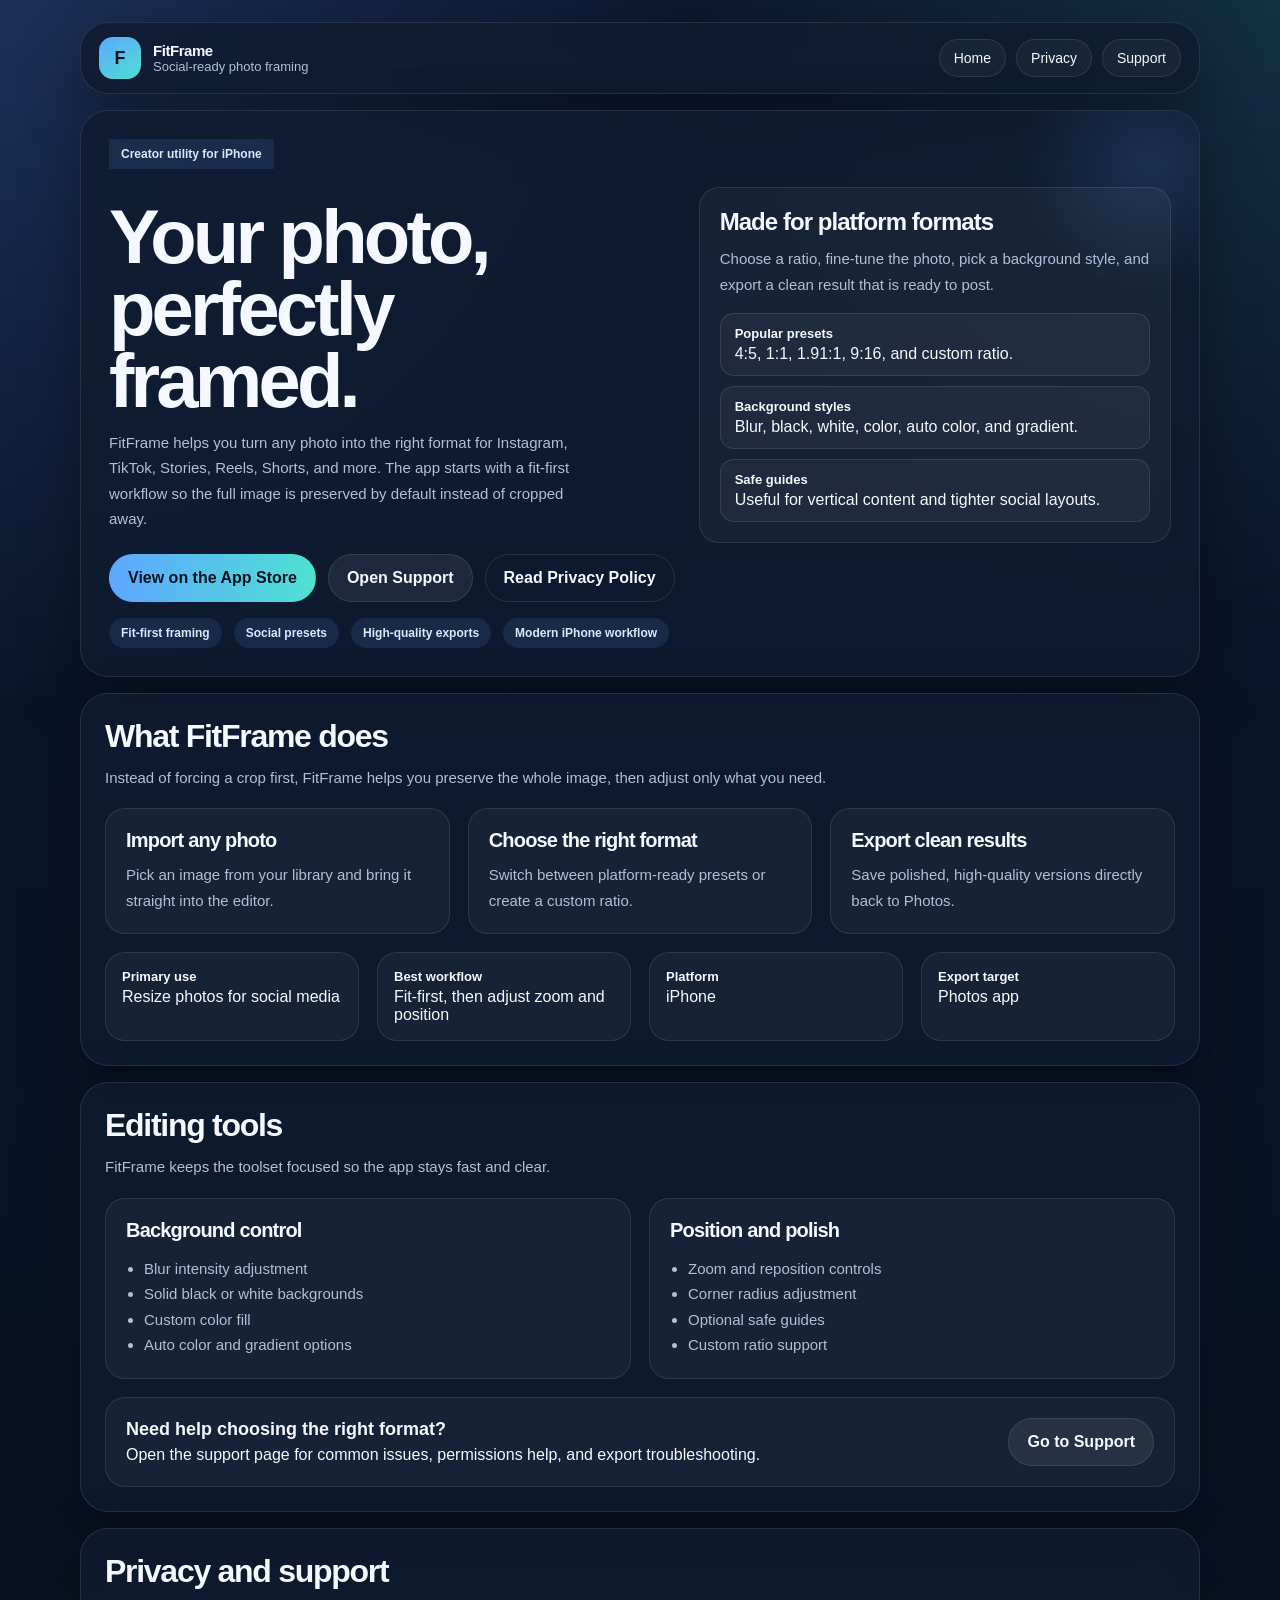
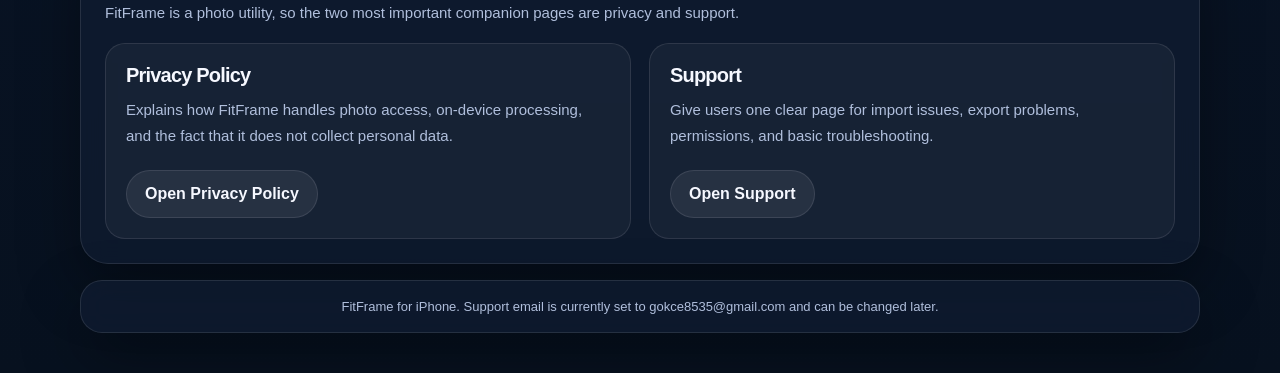
<file: index.html>
<!DOCTYPE html>
<html lang="en">
<head>
  <meta charset="utf-8">
  <meta name="viewport" content="width=device-width, initial-scale=1">
  <title>FitFrame | Frame Any Photo for Every Platform</title>
  <meta name="description" content="FitFrame helps creators resize any photo for Instagram, TikTok, Stories, Reels, Shorts, and more without cropping what matters.">
  <meta name="keywords" content="photo resize iphone, instagram resize, tiktok format, story maker, social media image resizer, fitframe">
  <meta name="robots" content="index,follow">
  <meta property="og:type" content="website">
  <meta property="og:title" content="FitFrame | Frame Any Photo for Every Platform">
  <meta property="og:description" content="Make any photo fit any social platform with fit-first framing, blur backgrounds, clean exports, and custom ratios.">
  <meta property="og:url" content="https://muradiye8285.github.io/fitframe-privacy-policy/">
  <meta property="og:site_name" content="FitFrame">
  <link rel="canonical" href="https://muradiye8285.github.io/fitframe-privacy-policy/">
  <link rel="stylesheet" href="styles.css">
  <script type="application/ld+json">
    {
      "@context": "https://schema.org",
      "@type": "SoftwareApplication",
      "name": "FitFrame",
      "operatingSystem": "iOS",
      "applicationCategory": "PhotoApplication",
      "description": "FitFrame converts any photo into the right format for Instagram, TikTok, Stories, Reels, Shorts, and more.",
      "url": "https://muradiye8285.github.io/fitframe-privacy-policy/",
      "downloadUrl": "https://apps.apple.com/us/app/fitframe-social-resize/id6761625387",
      "featureList": [
        "Fit-first framing",
        "Social aspect ratio presets",
        "Blur, black, white, color, auto color, and gradient backgrounds",
        "Safe guides for vertical content",
        "High-quality export to Photos"
      ]
    }
  </script>
</head>
<body>
  <main class="page">
    <header class="topbar">
      <a class="brand" href="index.html">
        <span class="brand-mark">F</span>
        <span class="brand-copy">
          <strong>FitFrame</strong>
          <span>Social-ready photo framing</span>
        </span>
      </a>
      <nav class="nav">
        <a href="index.html">Home</a>
        <a href="privacy.html">Privacy</a>
        <a href="support.html">Support</a>
      </nav>
    </header>

    <section class="hero">
      <span class="eyebrow">Creator utility for iPhone</span>
      <div class="hero-grid">
        <div class="hero-copy">
          <h1>Your photo, perfectly framed.</h1>
          <p>
            FitFrame helps you turn any photo into the right format for Instagram,
            TikTok, Stories, Reels, Shorts, and more. The app starts with a fit-first
            workflow so the full image is preserved by default instead of cropped away.
          </p>
          <div class="actions">
            <a class="button" href="https://apps.apple.com/us/app/fitframe-social-resize/id6761625387">View on the App Store</a>
            <a class="button secondary" href="support.html">Open Support</a>
            <a class="button ghost" href="privacy.html">Read Privacy Policy</a>
          </div>
          <div class="chips">
            <span class="pill">Fit-first framing</span>
            <span class="pill">Social presets</span>
            <span class="pill">High-quality exports</span>
            <span class="pill">Modern iPhone workflow</span>
          </div>
        </div>

        <aside class="hero-panel">
          <h2>Made for platform formats</h2>
          <p>Choose a ratio, fine-tune the photo, pick a background style, and export a clean result that is ready to post.</p>
          <div class="mini-list">
            <div>
              <strong>Popular presets</strong>
              <span>4:5, 1:1, 1.91:1, 9:16, and custom ratio.</span>
            </div>
            <div>
              <strong>Background styles</strong>
              <span>Blur, black, white, color, auto color, and gradient.</span>
            </div>
            <div>
              <strong>Safe guides</strong>
              <span>Useful for vertical content and tighter social layouts.</span>
            </div>
          </div>
        </aside>
      </div>
    </section>

    <section class="section">
      <div class="section-head">
        <div>
          <h2>What FitFrame does</h2>
          <p>Instead of forcing a crop first, FitFrame helps you preserve the whole image, then adjust only what you need.</p>
        </div>
      </div>

      <div class="grid-3">
        <article class="card">
          <h3>Import any photo</h3>
          <p>Pick an image from your library and bring it straight into the editor.</p>
        </article>
        <article class="card">
          <h3>Choose the right format</h3>
          <p>Switch between platform-ready presets or create a custom ratio.</p>
        </article>
        <article class="card">
          <h3>Export clean results</h3>
          <p>Save polished, high-quality versions directly back to Photos.</p>
        </article>
      </div>

      <div class="stats">
        <div class="stat">
          <strong>Primary use</strong>
          <span>Resize photos for social media</span>
        </div>
        <div class="stat">
          <strong>Best workflow</strong>
          <span>Fit-first, then adjust zoom and position</span>
        </div>
        <div class="stat">
          <strong>Platform</strong>
          <span>iPhone</span>
        </div>
        <div class="stat">
          <strong>Export target</strong>
          <span>Photos app</span>
        </div>
      </div>
    </section>

    <section class="section">
      <div class="section-head">
        <div>
          <h2>Editing tools</h2>
          <p>FitFrame keeps the toolset focused so the app stays fast and clear.</p>
        </div>
      </div>
      <div class="grid-2">
        <article class="card">
          <h3>Background control</h3>
          <ul class="feature-list">
            <li>Blur intensity adjustment</li>
            <li>Solid black or white backgrounds</li>
            <li>Custom color fill</li>
            <li>Auto color and gradient options</li>
          </ul>
        </article>
        <article class="card">
          <h3>Position and polish</h3>
          <ul class="feature-list">
            <li>Zoom and reposition controls</li>
            <li>Corner radius adjustment</li>
            <li>Optional safe guides</li>
            <li>Custom ratio support</li>
          </ul>
        </article>
      </div>
      <div class="callout">
        <div>
          <strong>Need help choosing the right format?</strong>
          <span>Open the support page for common issues, permissions help, and export troubleshooting.</span>
        </div>
        <a class="button secondary" href="support.html">Go to Support</a>
      </div>
    </section>

    <section class="section">
      <div class="section-head">
        <div>
          <h2>Privacy and support</h2>
          <p>FitFrame is a photo utility, so the two most important companion pages are privacy and support.</p>
        </div>
      </div>
      <div class="grid-2">
        <article class="card">
          <h3>Privacy Policy</h3>
          <p>Explains how FitFrame handles photo access, on-device processing, and the fact that it does not collect personal data.</p>
          <div class="actions">
            <a class="button secondary" href="privacy.html">Open Privacy Policy</a>
          </div>
        </article>
        <article class="card">
          <h3>Support</h3>
          <p>Give users one clear page for import issues, export problems, permissions, and basic troubleshooting.</p>
          <div class="actions">
            <a class="button secondary" href="support.html">Open Support</a>
          </div>
        </article>
      </div>
    </section>

    <footer class="footer">
      FitFrame for iPhone. Support email is currently set to gokce8535@gmail.com and can be changed later.
    </footer>
  </main>
</body>
</html>
</file>
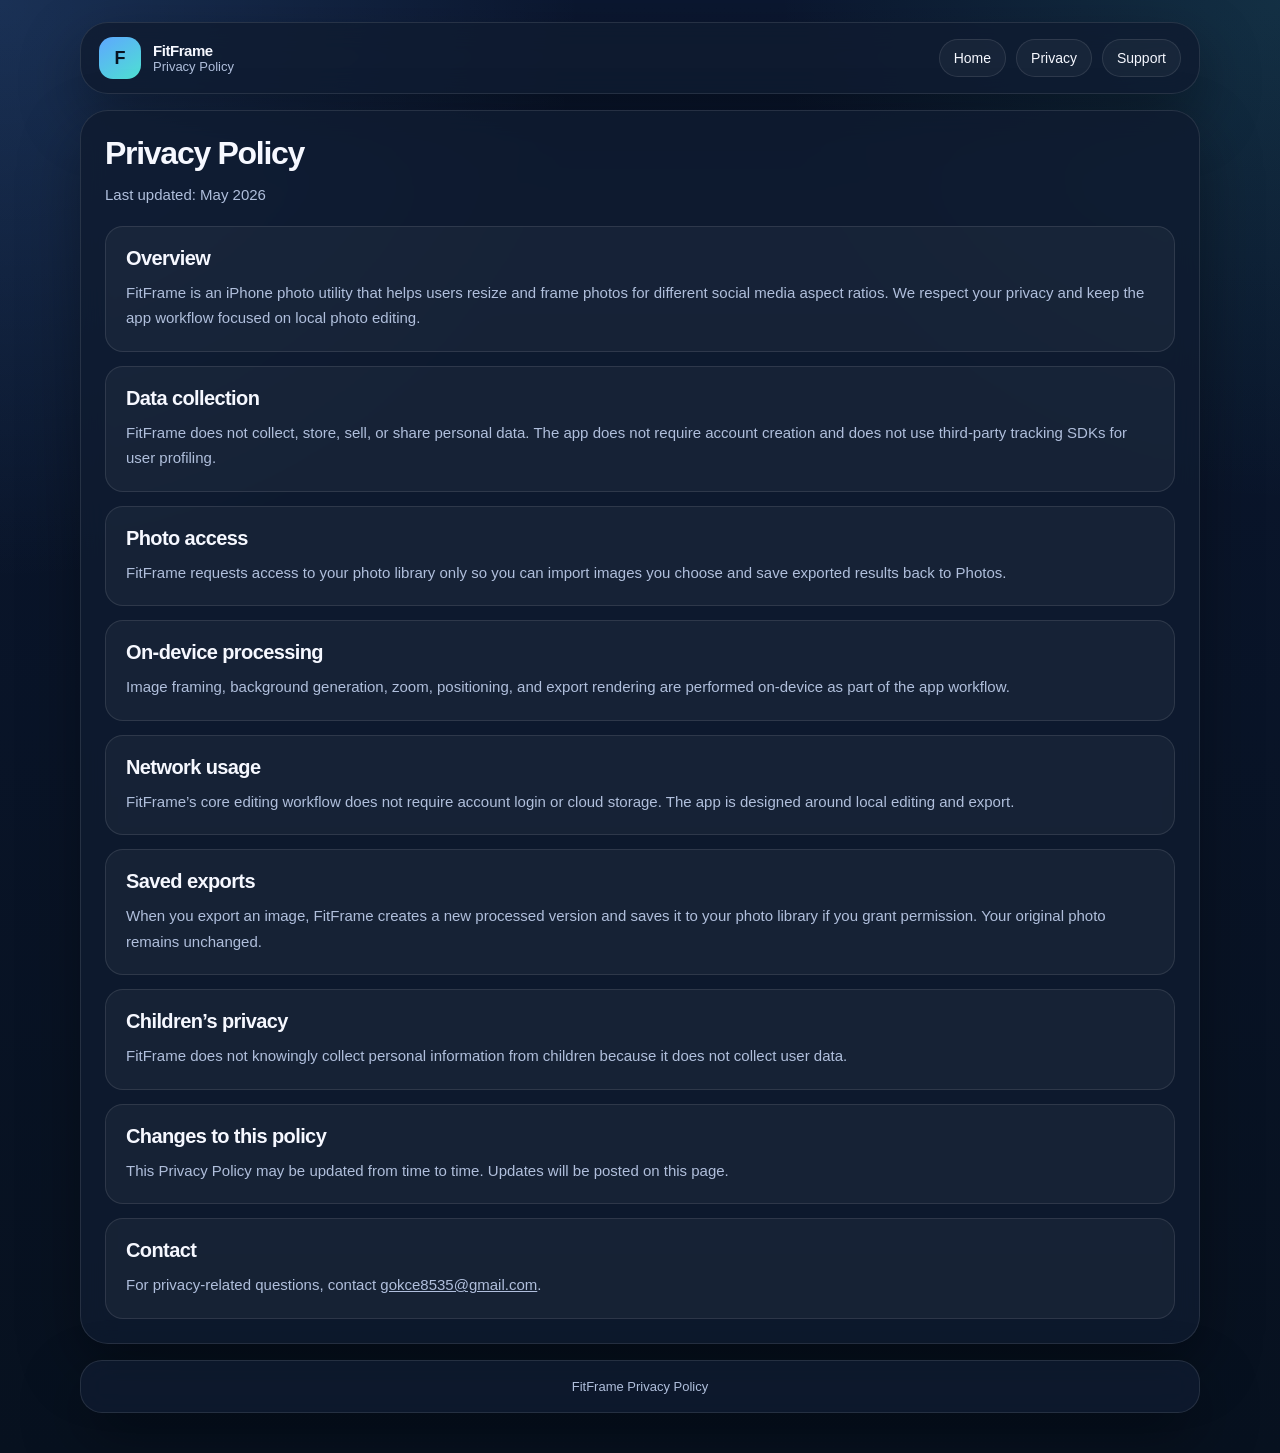
<file: privacy.html>
<!DOCTYPE html>
<html lang="en">
<head>
  <meta charset="utf-8">
  <meta name="viewport" content="width=device-width, initial-scale=1">
  <title>FitFrame Privacy Policy</title>
  <meta name="description" content="Privacy Policy for FitFrame, an iPhone app for framing photos for social platforms.">
  <link rel="canonical" href="https://muradiye8285.github.io/fitframe-privacy-policy/privacy.html">
  <link rel="stylesheet" href="styles.css">
</head>
<body>
  <main class="page">
    <header class="topbar">
      <a class="brand" href="index.html">
        <span class="brand-mark">F</span>
        <span class="brand-copy">
          <strong>FitFrame</strong>
          <span>Privacy Policy</span>
        </span>
      </a>
      <nav class="nav">
        <a href="index.html">Home</a>
        <a href="privacy.html">Privacy</a>
        <a href="support.html">Support</a>
      </nav>
    </header>

    <section class="section">
      <h2>Privacy Policy</h2>
      <p>Last updated: May 2026</p>
      <div class="legal" style="margin-top:18px;">
        <section>
          <h3>Overview</h3>
          <p>FitFrame is an iPhone photo utility that helps users resize and frame photos for different social media aspect ratios. We respect your privacy and keep the app workflow focused on local photo editing.</p>
        </section>

        <section>
          <h3>Data collection</h3>
          <p>FitFrame does not collect, store, sell, or share personal data. The app does not require account creation and does not use third-party tracking SDKs for user profiling.</p>
        </section>

        <section>
          <h3>Photo access</h3>
          <p>FitFrame requests access to your photo library only so you can import images you choose and save exported results back to Photos.</p>
        </section>

        <section>
          <h3>On-device processing</h3>
          <p>Image framing, background generation, zoom, positioning, and export rendering are performed on-device as part of the app workflow.</p>
        </section>

        <section>
          <h3>Network usage</h3>
          <p>FitFrame’s core editing workflow does not require account login or cloud storage. The app is designed around local editing and export.</p>
        </section>

        <section>
          <h3>Saved exports</h3>
          <p>When you export an image, FitFrame creates a new processed version and saves it to your photo library if you grant permission. Your original photo remains unchanged.</p>
        </section>

        <section>
          <h3>Children’s privacy</h3>
          <p>FitFrame does not knowingly collect personal information from children because it does not collect user data.</p>
        </section>

        <section>
          <h3>Changes to this policy</h3>
          <p>This Privacy Policy may be updated from time to time. Updates will be posted on this page.</p>
        </section>

        <section>
          <h3>Contact</h3>
          <p>For privacy-related questions, contact <a href="mailto:gokce8535@gmail.com">gokce8535@gmail.com</a>.</p>
        </section>
      </div>
    </section>

    <footer class="footer">
      FitFrame Privacy Policy
    </footer>
  </main>
</body>
</html>
</file>
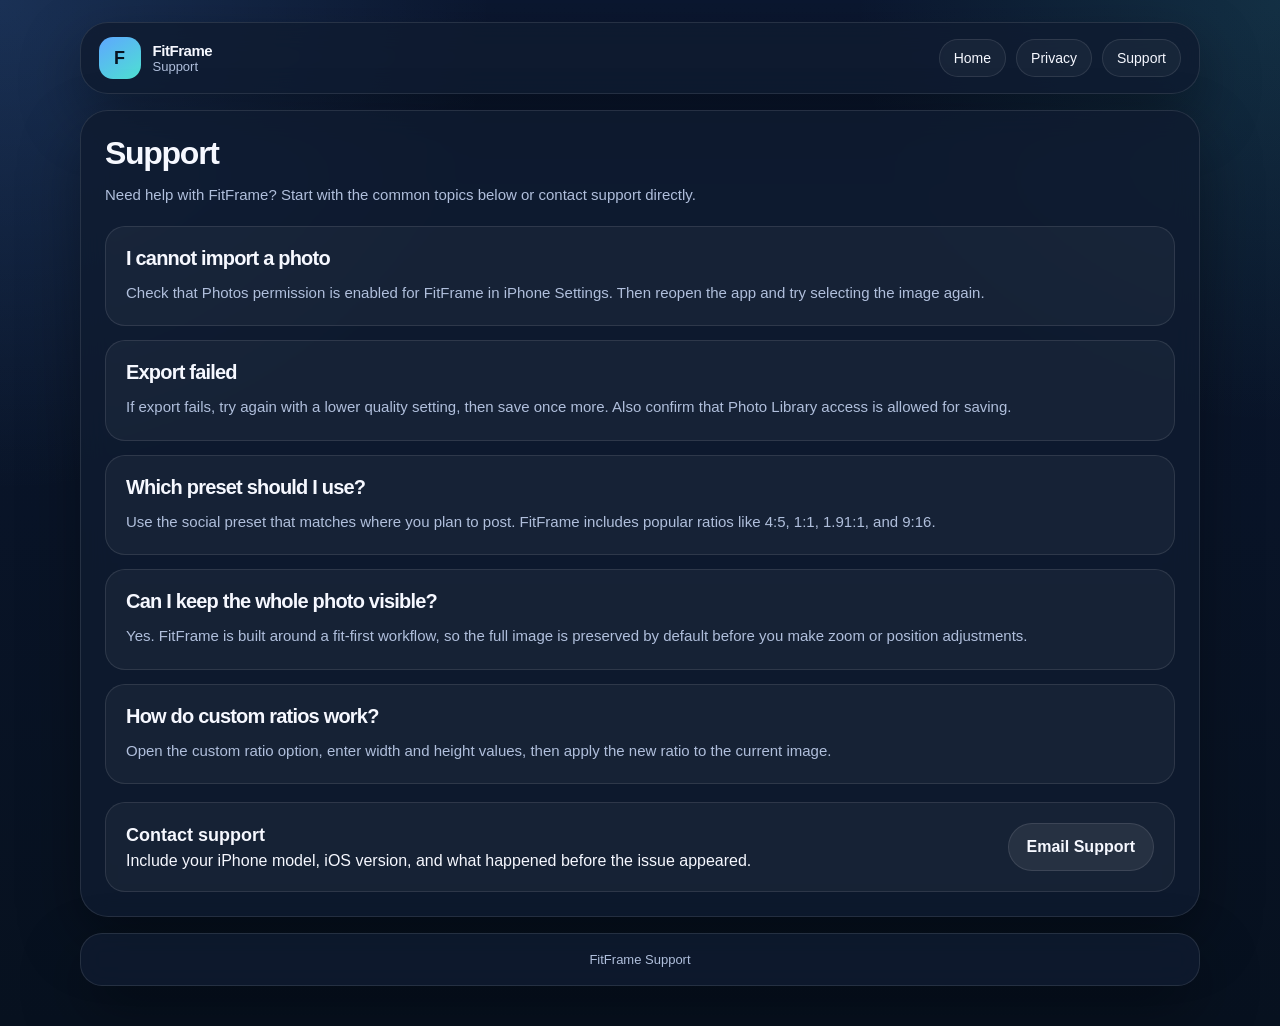
<file: support.html>
<!DOCTYPE html>
<html lang="en">
<head>
  <meta charset="utf-8">
  <meta name="viewport" content="width=device-width, initial-scale=1">
  <title>FitFrame Support</title>
  <meta name="description" content="Support page for FitFrame. Get help with importing photos, exporting framed images, and choosing social presets.">
  <link rel="canonical" href="https://muradiye8285.github.io/fitframe-privacy-policy/support.html">
  <link rel="stylesheet" href="styles.css">
</head>
<body>
  <main class="page">
    <header class="topbar">
      <a class="brand" href="index.html">
        <span class="brand-mark">F</span>
        <span class="brand-copy">
          <strong>FitFrame</strong>
          <span>Support</span>
        </span>
      </a>
      <nav class="nav">
        <a href="index.html">Home</a>
        <a href="privacy.html">Privacy</a>
        <a href="support.html">Support</a>
      </nav>
    </header>

    <section class="section">
      <h2>Support</h2>
      <p>Need help with FitFrame? Start with the common topics below or contact support directly.</p>

      <div class="faq-grid" style="margin-top:18px;">
        <article class="faq">
          <h3>I cannot import a photo</h3>
          <p>Check that Photos permission is enabled for FitFrame in iPhone Settings. Then reopen the app and try selecting the image again.</p>
        </article>

        <article class="faq">
          <h3>Export failed</h3>
          <p>If export fails, try again with a lower quality setting, then save once more. Also confirm that Photo Library access is allowed for saving.</p>
        </article>

        <article class="faq">
          <h3>Which preset should I use?</h3>
          <p>Use the social preset that matches where you plan to post. FitFrame includes popular ratios like 4:5, 1:1, 1.91:1, and 9:16.</p>
        </article>

        <article class="faq">
          <h3>Can I keep the whole photo visible?</h3>
          <p>Yes. FitFrame is built around a fit-first workflow, so the full image is preserved by default before you make zoom or position adjustments.</p>
        </article>

        <article class="faq">
          <h3>How do custom ratios work?</h3>
          <p>Open the custom ratio option, enter width and height values, then apply the new ratio to the current image.</p>
        </article>
      </div>

      <div class="callout">
        <div>
          <strong>Contact support</strong>
          <span>Include your iPhone model, iOS version, and what happened before the issue appeared.</span>
        </div>
        <a class="button secondary" href="mailto:gokce8535@gmail.com">Email Support</a>
      </div>
    </section>

    <footer class="footer">
      FitFrame Support
    </footer>
  </main>
</body>
</html>
</file>
<file: styles.css>
:root {
  color-scheme: dark;
  --bg: #07111f;
  --bg-soft: #0d1b31;
  --panel: rgba(15, 28, 48, 0.82);
  --panel-strong: #12223b;
  --text: #f6f8ff;
  --muted: #b0bfdc;
  --line: rgba(255, 255, 255, 0.1);
  --accent: #5ea7ff;
  --accent-2: #4ee1d2;
  --accent-soft: rgba(94, 167, 255, 0.12);
  --warm: rgba(255, 255, 255, 0.06);
  --shadow: 0 24px 60px rgba(0, 0, 0, 0.35);
  --radius-xl: 28px;
  --radius-lg: 20px;
  --radius-md: 16px;
  --max: 1120px;
}

* { box-sizing: border-box; }
html { scroll-behavior: smooth; }

body {
  margin: 0;
  font-family: Inter, "Segoe UI", Arial, sans-serif;
  color: var(--text);
  background:
    radial-gradient(circle at top left, rgba(94, 167, 255, 0.18), transparent 30%),
    radial-gradient(circle at top right, rgba(78, 225, 210, 0.12), transparent 26%),
    linear-gradient(180deg, #0b1730 0%, var(--bg) 100%);
}

a { color: inherit; }
img { max-width: 100%; display: block; }

.page {
  width: min(calc(100% - 28px), var(--max));
  margin: 0 auto;
  padding: 22px 0 40px;
}

.topbar,
.hero,
.section,
.footer {
  border: 1px solid var(--line);
  backdrop-filter: blur(14px);
  background: var(--panel);
  box-shadow: var(--shadow);
}

.topbar,
.hero,
.section {
  border-radius: var(--radius-xl);
}

.topbar {
  display: flex;
  align-items: center;
  justify-content: space-between;
  gap: 16px;
  padding: 14px 18px;
}

.brand {
  display: flex;
  align-items: center;
  gap: 12px;
  text-decoration: none;
}

.brand-mark {
  width: 42px;
  height: 42px;
  border-radius: 14px;
  display: grid;
  place-items: center;
  background: linear-gradient(145deg, var(--accent), var(--accent-2));
  color: #081321;
  font-size: 18px;
  font-weight: 900;
}

.brand-copy strong {
  display: block;
  font-size: 15px;
  letter-spacing: -0.03em;
}

.brand-copy span {
  display: block;
  font-size: 13px;
  color: var(--muted);
}

.nav {
  display: flex;
  flex-wrap: wrap;
  gap: 10px;
}

.nav a,
.button,
.pill {
  border-radius: 999px;
  text-decoration: none;
}

.nav a {
  padding: 10px 14px;
  font-size: 14px;
  background: rgba(255, 255, 255, 0.04);
  border: 1px solid var(--line);
}

.hero {
  margin-top: 16px;
  padding: 28px;
  position: relative;
  overflow: hidden;
}

.hero::after {
  content: "";
  position: absolute;
  right: -80px;
  top: -80px;
  width: 260px;
  height: 260px;
  border-radius: 50%;
  background: radial-gradient(circle, rgba(94, 167, 255, 0.14), transparent 70%);
  pointer-events: none;
}

.eyebrow,
.pill {
  display: inline-flex;
  align-items: center;
  gap: 8px;
  padding: 8px 12px;
  font-size: 12px;
  font-weight: 700;
  color: #d7e9ff;
  background: var(--accent-soft);
}

.hero-grid,
.grid-2,
.grid-3,
.stats {
  display: grid;
  gap: 18px;
}

.hero-grid {
  grid-template-columns: 1.15fr 0.95fr;
  align-items: start;
  margin-top: 18px;
}

.hero h1 {
  margin: 14px 0 12px;
  font-size: clamp(40px, 7vw, 76px);
  line-height: 0.95;
  letter-spacing: -0.05em;
  max-width: 10ch;
}

.hero p,
.section p,
.card p,
.faq p,
li {
  margin: 0;
  color: var(--muted);
  line-height: 1.7;
  font-size: 15px;
}

.hero-copy p { max-width: 58ch; }

.actions,
.chips {
  display: flex;
  flex-wrap: wrap;
  gap: 12px;
}

.actions { margin-top: 22px; }
.chips { margin-top: 16px; }

.button {
  display: inline-flex;
  align-items: center;
  justify-content: center;
  min-height: 48px;
  padding: 0 18px;
  font-weight: 700;
  border: 1px solid transparent;
  background: linear-gradient(90deg, var(--accent), var(--accent-2));
  color: #081321;
}

.button.secondary {
  background: rgba(255, 255, 255, 0.07);
  border-color: var(--line);
  color: var(--text);
}

.button.ghost {
  background: transparent;
  border-color: var(--line);
  color: var(--text);
}

.hero-panel,
.card,
.faq,
.callout,
.stat {
  background: rgba(255, 255, 255, 0.04);
  border: 1px solid var(--line);
  border-radius: var(--radius-lg);
}

.hero-panel {
  padding: 20px;
}

.hero-panel h2,
.section h2,
.card h3,
.faq h3 {
  margin: 0 0 10px;
  letter-spacing: -0.04em;
}

.hero-panel h2 { font-size: 24px; }

.mini-list {
  display: grid;
  gap: 10px;
  margin-top: 16px;
}

.mini-list div {
  padding: 12px 14px;
  background: rgba(255, 255, 255, 0.04);
  border: 1px solid var(--line);
  border-radius: 14px;
}

.mini-list strong,
.stat strong {
  display: block;
  margin-bottom: 4px;
  font-size: 13px;
}

.section {
  margin-top: 16px;
  padding: 24px;
}

.section h2 { font-size: 32px; }

.section-head {
  display: flex;
  justify-content: space-between;
  align-items: end;
  gap: 14px;
  margin-bottom: 18px;
}

.grid-2 {
  grid-template-columns: repeat(2, minmax(0, 1fr));
}

.grid-3 {
  grid-template-columns: repeat(3, minmax(0, 1fr));
}

.card,
.faq {
  padding: 20px;
}

.card h3,
.faq h3 {
  font-size: 20px;
}

.stats {
  grid-template-columns: repeat(4, minmax(0, 1fr));
  margin-top: 18px;
}

.stat {
  padding: 16px;
}

.faq-grid {
  display: grid;
  gap: 14px;
}

.callout {
  display: flex;
  justify-content: space-between;
  align-items: center;
  flex-wrap: wrap;
  gap: 16px;
  padding: 20px;
  margin-top: 18px;
}

.callout strong {
  display: block;
  margin-bottom: 6px;
  font-size: 18px;
}

.plain-list,
.feature-list {
  margin: 14px 0 0;
  padding-left: 18px;
}

.footer {
  margin-top: 16px;
  border-radius: 22px;
  padding: 18px 20px;
  text-align: center;
  color: var(--muted);
  font-size: 13px;
}

.legal {
  display: grid;
  gap: 14px;
}

.legal section {
  padding: 20px;
  background: rgba(255, 255, 255, 0.04);
  border: 1px solid var(--line);
  border-radius: 18px;
}

.legal h3 {
  margin: 0 0 10px;
  font-size: 20px;
  letter-spacing: -0.03em;
}

@media (max-width: 920px) {
  .hero-grid,
  .grid-2,
  .grid-3,
  .stats {
    grid-template-columns: 1fr;
  }

  .section-head,
  .topbar {
    align-items: start;
    flex-direction: column;
  }

  .hero h1 {
    max-width: 12ch;
  }
}

@media (max-width: 640px) {
  .page {
    width: min(calc(100% - 18px), var(--max));
    padding-top: 14px;
  }

  .hero,
  .section {
    padding: 20px;
  }

  .hero h1 {
    font-size: clamp(34px, 11vw, 54px);
    max-width: 100%;
  }
}
</file>
